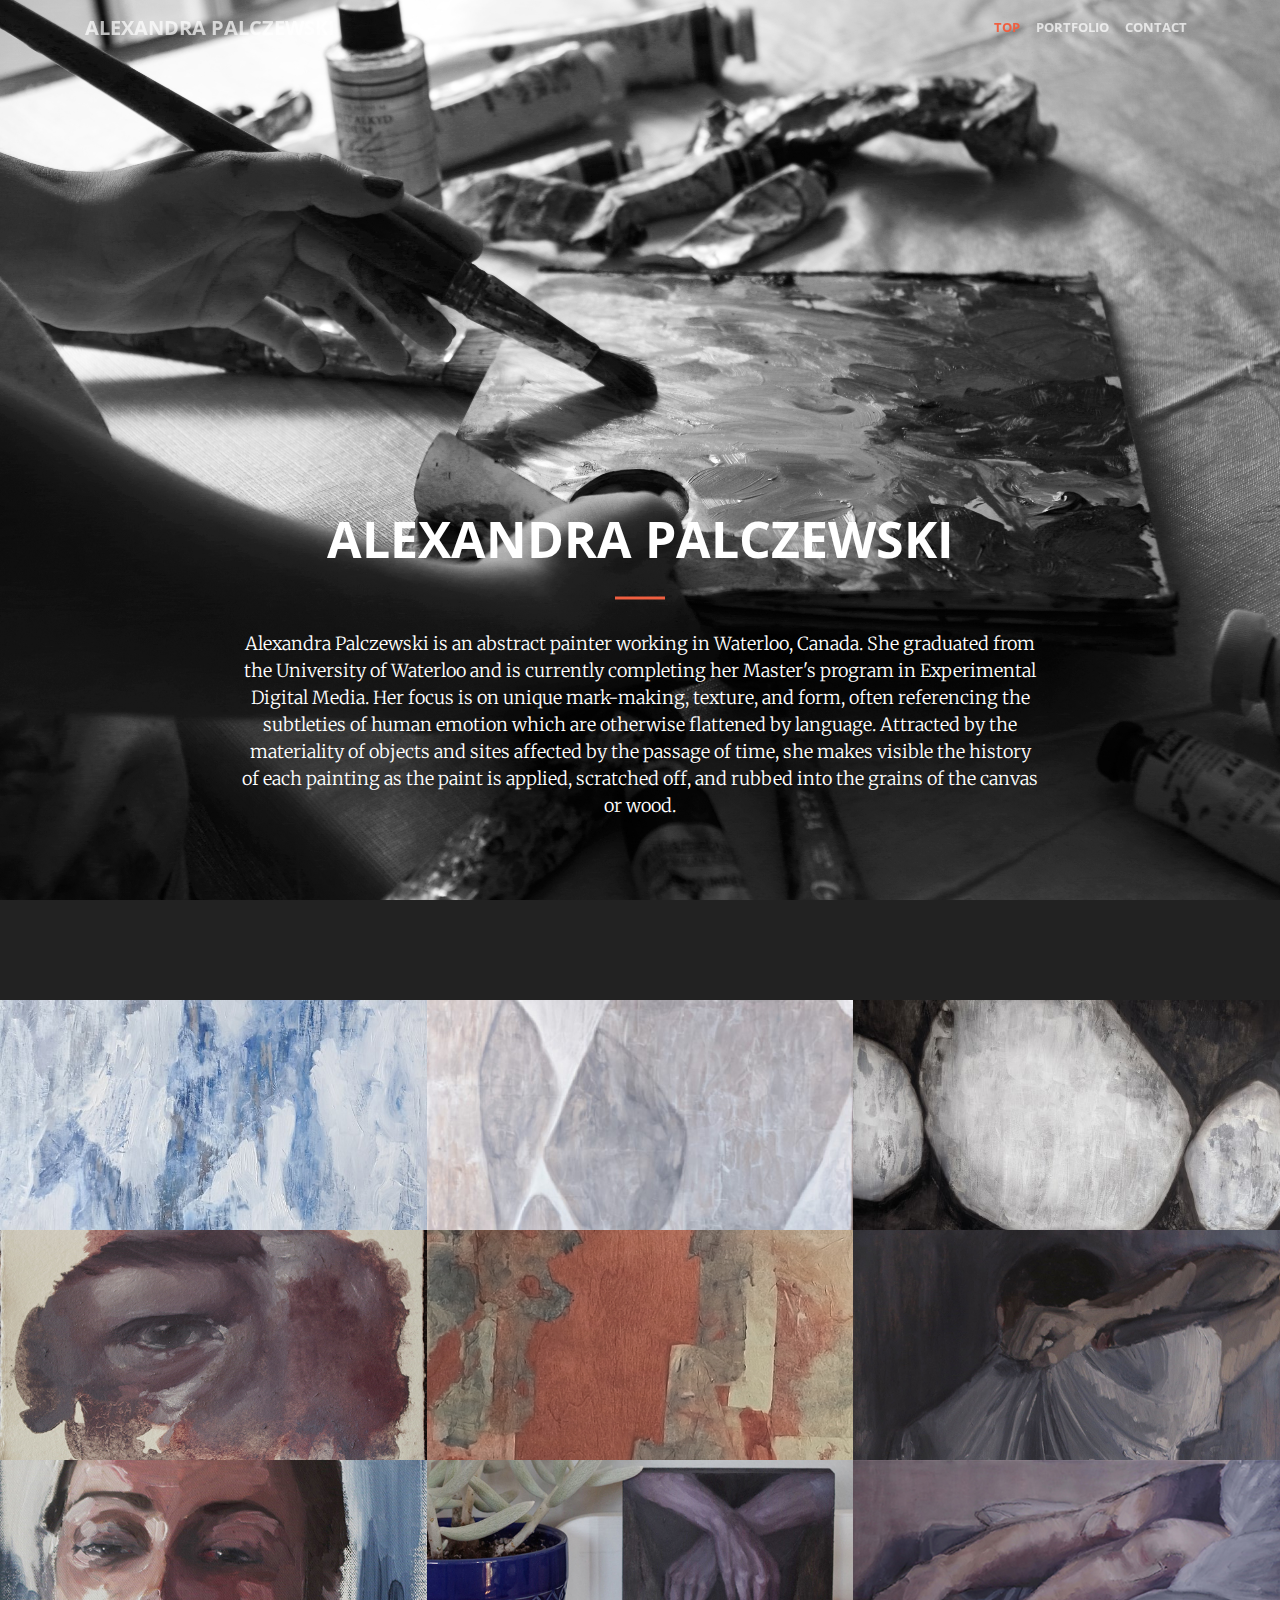
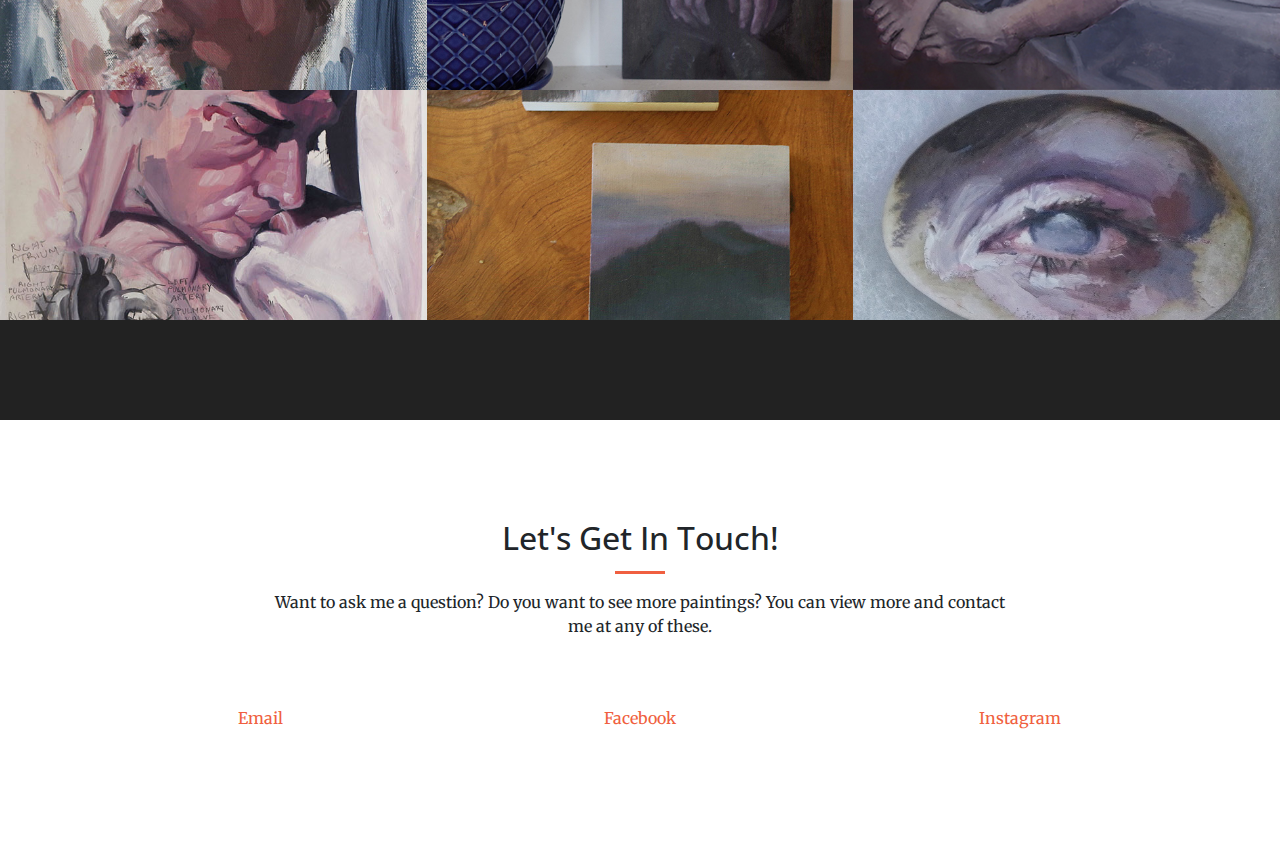
<file: index.html>
<!DOCTYPE html>
<html lang="en">

  <head>
    
    <!-- Global site tag (gtag.js) - Google Analytics -->
    <script async src="https://www.googletagmanager.com/gtag/js?id=UA-108079640-1"></script>
    <script>
      window.dataLayer = window.dataLayer || [];
      function gtag(){dataLayer.push(arguments);}
      gtag('js', new Date());

      gtag('config', 'UA-108079640-1');
    </script>

    <meta charset="utf-8">
    <meta name="viewport" content="width=device-width, initial-scale=1, shrink-to-fit=no">
    <meta name="description" content="">
    <meta name="author" content="">

    <title>Alexandra Palczewski - Art and Photography</title>

    <!-- Bootstrap core CSS -->
    <link href="vendor/bootstrap/css/bootstrap.min.css" rel="stylesheet">

    <!-- Custom fonts for this template -->
    <link href="vendor/font-awesome/css/font-awesome.min.css" rel="stylesheet" type="text/css">
    <link href='https://fonts.googleapis.com/css?family=Open+Sans:300italic,400italic,600italic,700italic,800italic,400,300,600,700,800' rel='stylesheet' type='text/css'>
    <link href='https://fonts.googleapis.com/css?family=Merriweather:400,300,300italic,400italic,700,700italic,900,900italic' rel='stylesheet' type='text/css'>

    <!-- Plugin CSS -->
    <link href="vendor/magnific-popup/magnific-popup.css" rel="stylesheet">

    <!-- Custom styles for this template -->
    <link href="css/creative.min.css" rel="stylesheet">

    <link href="css/custom.css" rel="stylesheet">

  </head>

  <body id="page-top">

    <!-- Navigation -->
    <nav class="navbar navbar-expand-lg navbar-light fixed-top" id="mainNav">
      <div class="container">
        <a class="navbar-brand js-scroll-trigger" href="#page-top">Alexandra Palczewski</a>
        <button class="navbar-toggler navbar-toggler-right" type="button" data-toggle="collapse" data-target="#navbarResponsive" aria-controls="navbarResponsive" aria-expanded="false" aria-label="Toggle navigation">
          <span class="navbar-toggler-icon"></span>
        </button>
        <div class="collapse navbar-collapse" id="navbarResponsive">
          <ul class="navbar-nav ml-auto">
            <li class="nav-item">
              <a class="nav-link js-scroll-trigger" href="#page-top">Top</a>
            </li>
            <li class="nav-item">
              <a class="nav-link js-scroll-trigger" href="#portfolio">Portfolio</a>
            </li>
            <li class="nav-item">
              <a class="nav-link js-scroll-trigger" href="#contact">Contact</a>
            </li>
          </ul>
        </div>
      </div>
    </nav>

    <header class="masthead">
      <div class="header-content">
        <div class="header-content-inner"><br><br><br><br><br><br><br><br><br><br><br><br><br><br><br><br><br><br><br><br>
          <h1 id="homeHeading">Alexandra Palczewski</h1>
          <hr>
          <p style="color: white !important;">Alexandra Palczewski is an abstract painter working in Waterloo, Canada. She graduated from the University of Waterloo and is currently completing her Master's program in Experimental Digital Media. Her focus is on unique mark-making, texture, and form, often referencing the subtleties of human emotion which are otherwise flattened by language. Attracted by the materiality of objects and sites affected by the passage of time, she makes visible the history of each painting as the paint is applied, scratched off, and rubbed into the grains of the canvas or wood.</p>
        </div>
      </div>
    </header>

    <div class="call-to-action bg-dark">
      <div class="container text-center">
      </div>
    </div>

    <section class="p-0" id="portfolio">
      <div class="container-fluid">
        <div class="row no-gutter popup-gallery">
          <div class="col-lg-4 col-sm-6">
            <a class="portfolio-box" href="img/portfolio/fullsize/1.jpg">
              <img class="img-fluid" src="img/portfolio/thumbnails/1.jpg" alt="">
              <div class="portfolio-box-caption">
                <div class="portfolio-box-caption-content">
                  <div class="project-name">
                    Untitled - 24x48
                  </div>
                  <div class="project-name text-faded">
                    <!--$50 -->
                  </div>
                </div>
              </div>
            </a>
          </div>
          <div class="col-lg-4 col-sm-6">
            <a class="portfolio-box" href="img/portfolio/fullsize/2.jpg">
              <img class="img-fluid" src="img/portfolio/thumbnails/2.jpg" alt="">
              <div class="portfolio-box-caption">
                <div class="portfolio-box-caption-content">
                  <div class="project-name">
                    Superposition - 36x42
                  </div>
                  <div class="project-name text-faded">
              <!--      $100 -->
                  </div>
                </div>
              </div>
            </a>
          </div>
          <div class="col-lg-4 col-sm-6">
            <a class="portfolio-box" href="img/portfolio/fullsize/3.jpg">
              <img class="img-fluid" src="img/portfolio/thumbnails/3.jpg" alt="">
              <div class="portfolio-box-caption">
                <div class="portfolio-box-caption-content">
                  <div class="project-name">
                    3 Moons - 24x36
                  </div>
                  <div class="project-name text-faded">
                 <!--   $1000 -->
                  </div>
                </div>
              </div>
            </a>
          </div>
          <div class="col-lg-4 col-sm-6">
            <a class="portfolio-box" href="img/portfolio/fullsize/4.jpg">
              <img class="img-fluid" src="img/portfolio/thumbnails/4.jpg" alt="">
              <div class="portfolio-box-caption">
                <div class="portfolio-box-caption-content">
                  <div class="project-name">
                    Eye Study - 5x7
                  </div>
                  <div class="project-name text-faded">
                    SOLD
                  </div>
                </div>
              </div>
            </a>
          </div>
          <div class="col-lg-4 col-sm-6">
            <a class="portfolio-box" href="img/portfolio/fullsize/5.jpg">
              <img class="img-fluid" src="img/portfolio/thumbnails/5.jpg" alt="">
              <div class="portfolio-box-caption">
                <div class="portfolio-box-caption-content">
                  <div class="project-name">
                    Growth - 24x48
                  </div>
                  <div class="project-name text-faded">
              <!--      $1000 -->
                  </div>
                </div>
              </div>
            </a>
          </div>
          <div class="col-lg-4 col-sm-6">
            <a class="portfolio-box" href="img/portfolio/fullsize/6.jpg">
              <img class="img-fluid" src="img/portfolio/thumbnails/6.jpg" alt="">
              <div class="portfolio-box-caption">
                <div class="portfolio-box-caption-content">
                  <div class="project-name">
                    Victor - 14x14
                  </div>
                  <div class="project-name text-faded">
                <!--    $150 -->
                  </div>
                </div>
              </div>
            </a>
          </div>
          <div class="col-lg-4 col-sm-6">
            <a class="portfolio-box" href="img/portfolio/fullsize/7.jpg">
              <img class="img-fluid" src="img/portfolio/thumbnails/7.jpg" alt="">
              <div class="portfolio-box-caption">
                <div class="portfolio-box-caption-content">
                  <div class="project-name">
                    Self Portait - 8x10
                  </div>
                  <div class="project-name text-faded">
                <!--    $80 -->
                  </div>
                </div>
              </div>
            </a>
          </div>
          <div class="col-lg-4 col-sm-6">
            <a class="portfolio-box" href="img/portfolio/fullsize/8.jpg">
              <img class="img-fluid" src="img/portfolio/thumbnails/8.jpg" alt="">
              <div class="portfolio-box-caption">
                <div class="portfolio-box-caption-content">
                  <div class="project-name">
                    Our Hearts Condemn Us - 6x6
                  </div>
                  <div class="project-name text-faded">
                <!--    $80 -->
                  </div>
                </div>
              </div>
            </a>
          </div>
          <div class="col-lg-4 col-sm-6">
            <a class="portfolio-box" href="img/portfolio/fullsize/9.jpg">
              <img class="img-fluid" src="img/portfolio/thumbnails/9.jpg" alt="">
              <div class="portfolio-box-caption">
                <div class="portfolio-box-caption-content">
                  <div class="project-name">
                    One Little Room, Everywhere - 18x36
                  </div>
                  <div class="project-name text-faded">
                <!--    $800 -->
                  </div>
                </div>
              </div>
            </a>
          </div>
          <div class="col-lg-4 col-sm-6">
            <a class="portfolio-box" href="img/portfolio/fullsize/10.jpg">
              <img class="img-fluid" src="img/portfolio/thumbnails/10.jpg" alt="">
              <div class="portfolio-box-caption">
                <div class="portfolio-box-caption-content">
                  <div class="project-name">
                    True Love Waits - 22x30
                  </div>
                  <div class="project-name text-faded">
                    <!--$500 -->
                  </div>
                </div>
              </div>
            </a>
          </div>
          <div class="col-lg-4 col-sm-6">
            <a class="portfolio-box" href="img/portfolio/fullsize/11.jpg">
              <img class="img-fluid" src="img/portfolio/thumbnails/11.jpg" alt="">
              <div class="portfolio-box-caption">
                <div class="portfolio-box-caption-content">
                  <div class="project-name">
                    Reckoner - 24x24
                  </div>
                  <div class="project-name text-faded">
                    <!--$600 -->
                  </div>
                </div>
              </div>
            </a>
          </div>
          <div class="col-lg-4 col-sm-6">
            <a class="portfolio-box" href="img/portfolio/fullsize/12.jpg">
              <img width="650px" height="350px" class="img-fluid" src="img/portfolio/thumbnails/12.jpg" alt="">
              <div class="portfolio-box-caption">
                <div class="portfolio-box-caption-content">
                  <div class="project-name">
                    Eye Study
                  </div>
                  <div class="project-name text-faded">
                    <!--$600 -->
                  </div>
                </div>
              </div>
            </a>
          </div>
        </div>
      </div>
    </section>

    <div class="call-to-action bg-dark">
      <div class="container text-center">
      </div>
    </div>

    <section id="contact">
      <div class="container">
        <div class="row">
          <div class="col-lg-8 mx-auto text-center">
            <h2 class="section-heading">Let's Get In Touch!</h2>
            <hr class="primary">
            <p>Want to ask me a question? Do you want to see more paintings? You can view more and contact me at any of these.</p>
          </div>
        </div>
        <div class="row">
          <div class="col-lg-4 ml-auto text-center">
            <i class="fa fa-envelope-o fa-3x sr-contact"></i>
            <p><a href="mailto:apalczewski0@gmail.com">Email</a></p>
          </div>
          <div class="col-lg-4 ml-auto text-center">
            <i class="fa fa-facebook fa-3x sr-contact"></i>
            <p><a href="https://www.facebook.com/OlaPalczewska/">Facebook</a></p>
          </div>
          <div class="col-lg-4 mr-auto text-center">
            <i class="fa fa-instagram fa-3x sr-contact"></i>
            <p>
              <a href="https://www.instagram.com/alexandra.palczewski/">Instagram</a>
            </p>
          </div>
        </div>
      </div>
    </section>

    <!-- Bootstrap core JavaScript -->
    <script src="vendor/jquery/jquery.min.js"></script>
    <script src="vendor/popper/popper.min.js"></script>
    <script src="vendor/bootstrap/js/bootstrap.min.js"></script>

    <!-- Plugin JavaScript -->
    <script src="vendor/jquery-easing/jquery.easing.min.js"></script>
    <script src="vendor/scrollreveal/scrollreveal.min.js"></script>
    <script src="vendor/magnific-popup/jquery.magnific-popup.min.js"></script>

    <!-- Custom scripts for this template -->
    <script src="js/creative.min.js"></script>

  </body>

</html>
</file>
<file: css/custom.css>
.portfolio-box .portfolio-box-caption {
  background: rgba(170, 165, 164, 0.6);
}

header.wallpaper {
  background-image: url("../img/wallpaper.png");
}

.wallpaper {
  background-image: url("../img/wallpaper.png");
}
</file>
<file: css/creative.min.css>
/*! * Start Bootstrap - Createive v4.0.0-beta (http://startbootstrap.com/template-overviews/creative) * Copyright 2013-2017 Start Bootstrap * Licensed under MIT (https://github.com/BlackrockDigital/startbootstrap-creative/blob/master/LICENSE) */
body,html{
    width:100%;
    height:100%
}
body{
    font-family:Merriweather,'Helvetica Neue',Arial,sans-serif
}
hr{
    max-width:50px;
    border-width:3px;
    border-color:#f05f40
}
hr.light{
    border-color:#fff
}
a{
    color:#f05f40;
    -webkit-transition:all .2s;
    -moz-transition:all .2s;
    transition:all .2s
}
a:focus,a:hover{
    color:#f05f40
}
h1,h2,h3,h4,h5,h6{
    font-family:'Open Sans','Helvetica Neue',Arial,sans-serif
}
p{
    font-size:16px;
    line-height:1.5;
    margin-bottom:20px
}
.bg-primary{
    background-color:#f05f40!important
}
.bg-dark{
    color:#fff;
    background-color:#222!important
}
.text-faded{
    color:rgba(255,255,255,.7)
}
section{
    padding:100px 0
}
.section-heading{
    margin-top:0
}
::-moz-selection{
    color:#fff;
    background:#222;
    text-shadow:none
}
::selection{
    color:#fff;
    background:#222;
    text-shadow:none
}
img::selection{
    color:#fff;
    background:0 0
}
img::-moz-selection{
    color:#fff;
    background:0 0
}
body{
    -webkit-tap-highlight-color:#222
}
#mainNav{
    border-color:rgba(34,34,34,.05);
    background-color:#fff;
    font-family:'Open Sans','Helvetica Neue',Arial,sans-serif;
    -webkit-transition:all .2s;
    -moz-transition:all .2s;
    transition:all .2s
}
#mainNav .navbar-brand{
    font-weight:700;
    text-transform:uppercase;
    color:#f05f40;
    font-family:'Open Sans','Helvetica Neue',Arial,sans-serif
}
#mainNav .navbar-brand:focus,#mainNav .navbar-brand:hover{
    color:#f05f40
}
#mainNav .navbar-toggle{
    font-size:12px;
    font-weight:700;
    text-transform:uppercase;
    color:#222
}
#mainNav .navbar-nav>li.nav-item>a.nav-link,#mainNav .navbar-nav>li.nav-item>a.nav-link:focus{
    font-size:13px;
    font-weight:700;
    text-transform:uppercase;
    color:#222
}
#mainNav .navbar-nav>li.nav-item>a.nav-link:focus:hover,#mainNav .navbar-nav>li.nav-item>a.nav-link:hover{
    color:#f05f40
}
#mainNav .navbar-nav>li.nav-item>a.nav-link.active,#mainNav .navbar-nav>li.nav-item>a.nav-link:focus.active{
    color:#f05f40!important;
    background-color:transparent
}
#mainNav .navbar-nav>li.nav-item>a.nav-link.active:hover,#mainNav .navbar-nav>li.nav-item>a.nav-link:focus.active:hover{
    background-color:transparent
}
@media (min-width:992px){
    #mainNav{
        border-color:rgba(255,255,255,.3);
        background-color:transparent
    }
    #mainNav .navbar-brand{
        color:rgba(255,255,255,.7)
    }
    #mainNav .navbar-brand:focus,#mainNav .navbar-brand:hover{
        color:#fff
    }
    #mainNav .navbar-nav>li.nav-item>a.nav-link,#mainNav .navbar-nav>li.nav-item>a.nav-link:focus{
        color:rgba(255,255,255,.7)
    }
    #mainNav .navbar-nav>li.nav-item>a.nav-link:focus:hover,#mainNav .navbar-nav>li.nav-item>a.nav-link:hover{
        color:#fff
    }
    #mainNav.navbar-shrink{
        border-color:rgba(34,34,34,.05);
        background-color:#fff
    }
    #mainNav.navbar-shrink .navbar-brand{
        font-size:16px;
        color:#f05f40
    }
    #mainNav.navbar-shrink .navbar-brand:focus,#mainNav.navbar-shrink .navbar-brand:hover{
        color:#f05f40
    }
    #mainNav.navbar-shrink .navbar-nav>li.nav-item>a.nav-link,#mainNav.navbar-shrink .navbar-nav>li.nav-item>a.nav-link:focus{
        color:#222
    }
    #mainNav.navbar-shrink .navbar-nav>li.nav-item>a.nav-link:focus:hover,#mainNav.navbar-shrink .navbar-nav>li.nav-item>a.nav-link:hover{
        color:#f05f40
    }
}
header.masthead{
    position:relative;
    width:100%;
    min-height:auto;
    text-align:center;
    color:#fff;
    background-image:url(../img/header.jpg);
    background-position:center;
    -webkit-background-size:cover;
    -moz-background-size:cover;
    -o-background-size:cover;
    background-size:cover
}
header.masthead .header-content{
    position:relative;
    width:100%;
    padding:150px 15px 100px;
    text-align:center
}
header.masthead .header-content .header-content-inner h1{
    font-size:30px;
    font-weight:700;
    margin-top:0;
    margin-bottom:0;
    text-transform:uppercase
}
header.masthead .header-content .header-content-inner hr{
    margin:30px auto
}
header.masthead .header-content .header-content-inner p{
    font-size:16px;
    font-weight:300;
    margin-bottom:50px;
    color:rgba(255,255,255,.7)
}
@media (min-width:768px){
    header.masthead{
        height:100%;
        min-height:600px
    }
    header.masthead .header-content{
        position:absolute;
        top:50%;
        padding:0 50px;
        -webkit-transform:translateY(-50%);
        -ms-transform:translateY(-50%);
        transform:translateY(-50%)
    }
    header.masthead .header-content .header-content-inner{
        max-width:1000px;
        margin-right:auto;
        margin-left:auto
    }
    header.masthead .header-content .header-content-inner h1{
        font-size:50px
    }
    header.masthead .header-content .header-content-inner p{
        font-size:18px;
        max-width:80%;
        margin-right:auto;
        margin-left:auto
    }
}
.service-box{
    max-width:400px;
    margin:50px auto 0
}
@media (min-width:992px){
    .service-box{
        margin:20px auto 0
    }
}
.service-box p{
    margin-bottom:0
}
.portfolio-box{
    position:relative;
    display:block;
    max-width:1250px;
    margin:0 auto
}
.portfolio-box .portfolio-box-caption{
    position:absolute;
    bottom:0;
    display:block;
    width:100%;
    height:100%;
    text-align:center;
    opacity:0;
    color:#fff;
    background:rgba(240,95,64,.9);
    -webkit-transition:all .2s;
    -moz-transition:all .2s;
    transition:all .2s
}
.portfolio-box .portfolio-box-caption .portfolio-box-caption-content{
    position:absolute;
    top:50%;
    width:100%;
    transform:translateY(-50%);
    text-align:center
}
.portfolio-box .portfolio-box-caption .portfolio-box-caption-content .project-category,.portfolio-box .portfolio-box-caption .portfolio-box-caption-content .project-name{
    padding:0 15px;
    font-family:'Open Sans','Helvetica Neue',Arial,sans-serif
}
.portfolio-box .portfolio-box-caption .portfolio-box-caption-content .project-category{
    font-size:14px;
    font-weight:600;
    text-transform:uppercase
}
.portfolio-box .portfolio-box-caption .portfolio-box-caption-content .project-name{
    font-size:18px
}
.portfolio-box:hover .portfolio-box-caption{
    opacity:1
}
.portfolio-box:focus{
    outline:0
}
@media (min-width:768px){
    .portfolio-box .portfolio-box-caption .portfolio-box-caption-content .project-category{
        font-size:16px
    }
    .portfolio-box .portfolio-box-caption .portfolio-box-caption-content .project-name{
        font-size:22px
    }
}
.call-to-action{
    padding:50px 0
}
.call-to-action h2{
    margin:0 auto 20px
}
.text-primary{
    color:#f05f40!important
}
.no-gutter>[class*=col-]{
    padding-right:0;
    padding-left:0
}
.btn-default{
    color:#222;
    border-color:#fff;
    background-color:#fff
}
.btn-default.focus,.btn-default:focus{
    color:#222;
    border-color:#bfbfbf;
    background-color:#e6e6e6
}
.btn-default:hover{
    color:#222;
    border-color:#e0e0e0;
    background-color:#e6e6e6
}
.btn-default.active,.btn-default:active,.open>.btn-default.dropdown-toggle{
    color:#222;
    border-color:#e0e0e0;
    background-color:#e6e6e6
}
.btn-default.active.focus,.btn-default.active:focus,.btn-default.active:hover,.btn-default:active.focus,.btn-default:active:focus,.btn-default:active:hover,.open>.btn-default.dropdown-toggle.focus,.open>.btn-default.dropdown-toggle:focus,.open>.btn-default.dropdown-toggle:hover{
    color:#222;
    border-color:#bfbfbf;
    background-color:#d4d4d4
}
.btn-default.active,.btn-default:active,.open>.btn-default.dropdown-toggle{
    background-image:none
}
.btn-default.disabled.focus,.btn-default.disabled:focus,.btn-default.disabled:hover,.btn-default[disabled].focus,.btn-default[disabled]:focus,.btn-default[disabled]:hover,fieldset[disabled] .btn-default.focus,fieldset[disabled] .btn-default:focus,fieldset[disabled] .btn-default:hover{
    border-color:#fff;
    background-color:#fff
}
.btn-default .badge{
    color:#fff;
    background-color:#222
}
.btn-primary{
    color:#fff;
    border-color:#f05f40;
    background-color:#f05f40
}
.btn-primary.focus,.btn-primary:focus{
    color:#fff;
    border-color:#a4270d;
    background-color:#eb3812
}
.btn-primary:hover{
    color:#fff;
    border-color:#e13612;
    background-color:#eb3812
}
.btn-primary.active,.btn-primary:active,.open>.btn-primary.dropdown-toggle{
    color:#fff;
    border-color:#e13612;
    background-color:#eb3812
}
.btn-primary.active.focus,.btn-primary.active:focus,.btn-primary.active:hover,.btn-primary:active.focus,.btn-primary:active:focus,.btn-primary:active:hover,.open>.btn-primary.dropdown-toggle.focus,.open>.btn-primary.dropdown-toggle:focus,.open>.btn-primary.dropdown-toggle:hover{
    color:#fff;
    border-color:#a4270d;
    background-color:#c93110
}
.btn-primary.active,.btn-primary:active,.open>.btn-primary.dropdown-toggle{
    background-image:none
}
.btn-primary.disabled.focus,.btn-primary.disabled:focus,.btn-primary.disabled:hover,.btn-primary[disabled].focus,.btn-primary[disabled]:focus,.btn-primary[disabled]:hover,fieldset[disabled] .btn-primary.focus,fieldset[disabled] .btn-primary:focus,fieldset[disabled] .btn-primary:hover{
    border-color:#f05f40;
    background-color:#f05f40
}
.btn-primary .badge{
    color:#f05f40;
    background-color:#fff
}
.btn{
    font-weight:700;
    text-transform:uppercase;
    border:none;
    border-radius:300px;
    font-family:'Open Sans','Helvetica Neue',Arial,sans-serif
}
.btn-xl{
    padding:15px 30px
}
</file>
